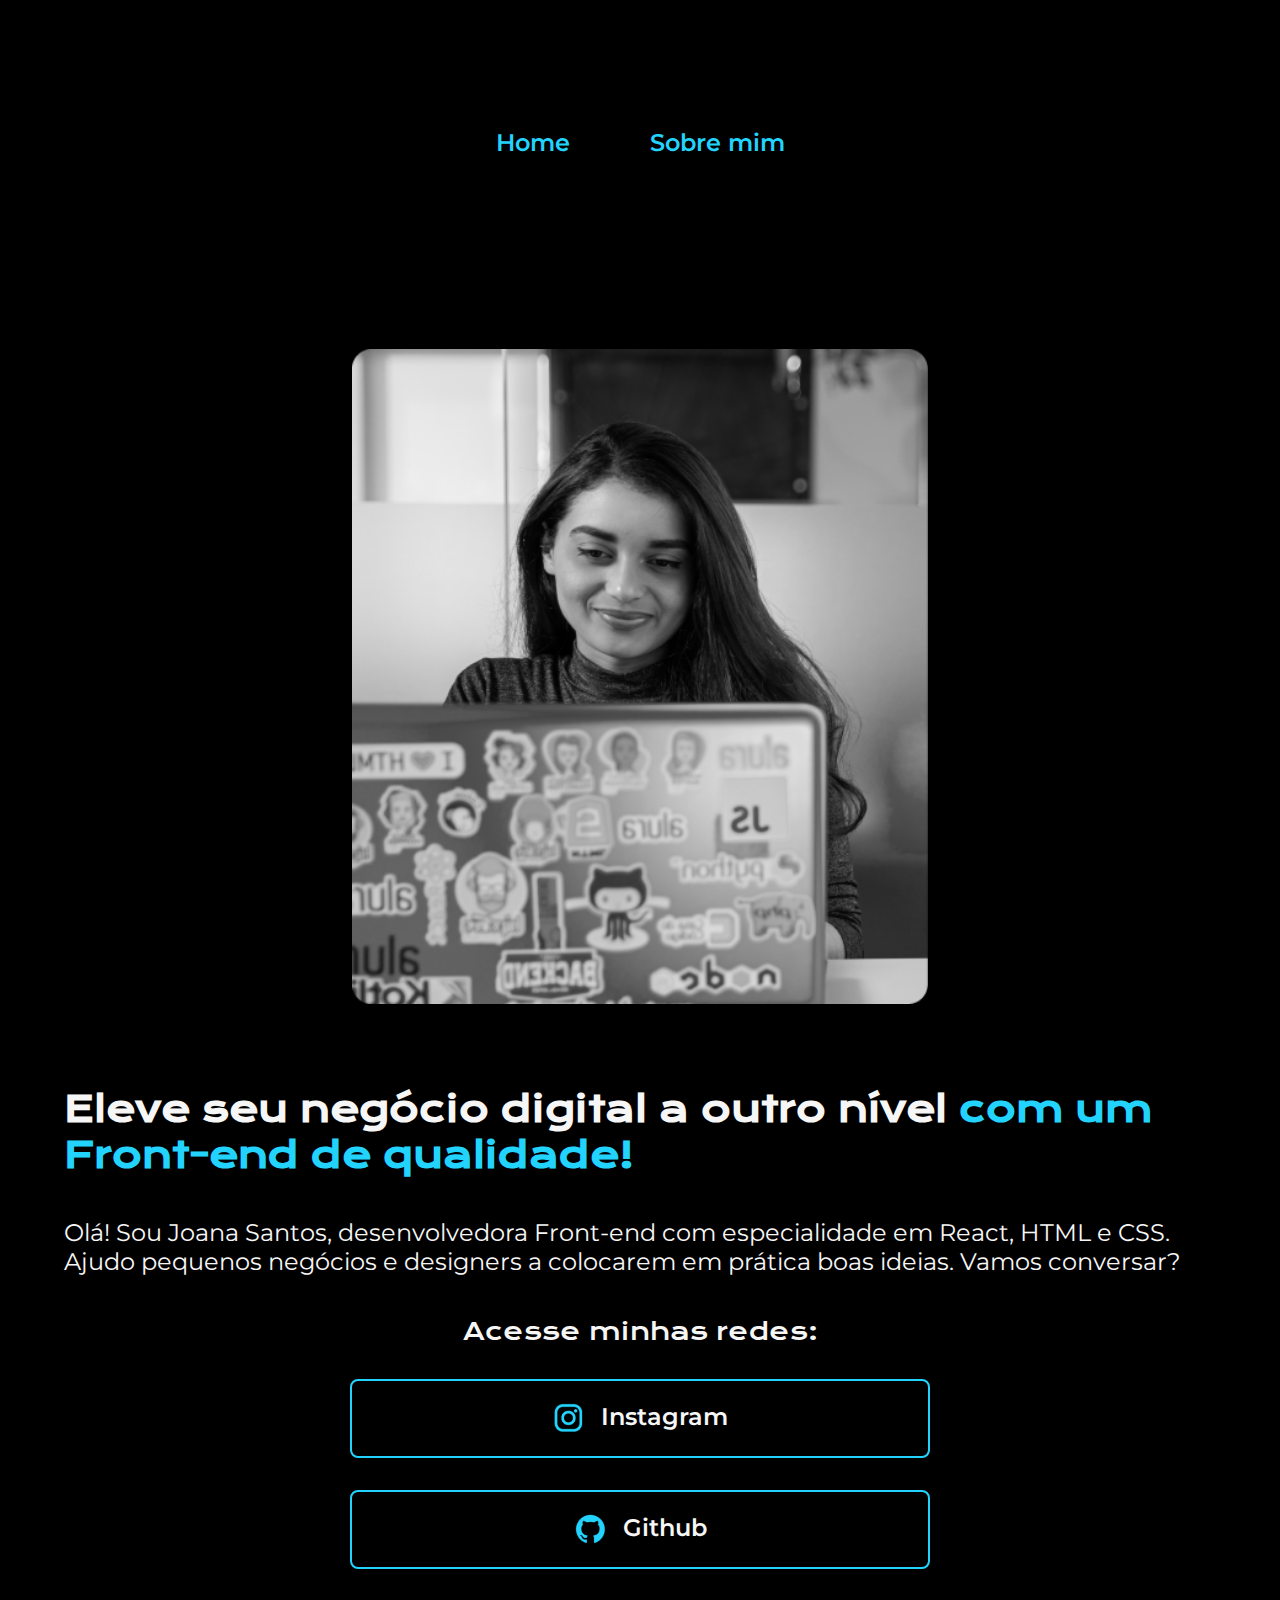
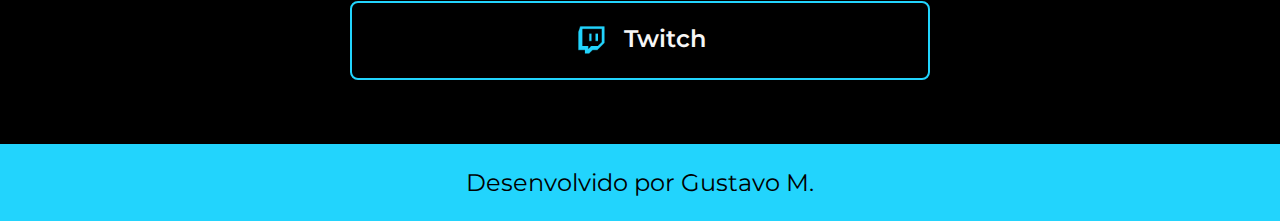
<file: index.html>
<!DOCTYPE html>
<html lang="pt-br">
<head>
    <meta charset="UTF-8">
    <meta name="viewport" content="width=device-width, initial-scale=1.0">
    <title>Portifolio</title>
    <link rel="stylesheet" href="./styles/style.css">
</head>
<body>
    <header class="cabecalho">
        <nav class="cabecalho_menu">
            <a class="cabecalho_menu_link" href="index.html">Home</a>
            <a class="cabecalho_menu_link" href="about.html">Sobre mim</a>

        </nav>
    </header>
    <main class="apresentacao">
        <section class="apresentacao_conteudo">
            <h1 class="apresentacao_conteudo_titulo">Eleve seu negócio digital a outro nível <strong class="titulo-destaque">com um Front-end de qualidade!</strong></h1>
            <p class="apresentacao_conteudo_texto">Olá! Sou Joana Santos, desenvolvedora Front-end com especialidade em React, HTML e CSS. Ajudo pequenos negócios e designers a colocarem em prática boas ideias. Vamos conversar?</p>
            <div class="apresentacao_link">
                <h2 class="apresentacao_link_subtitulo">Acesse minhas redes:</h2>
                <a  class="apresentacao_botao" href="https://instagram.com">
                    <img src="./assets/instagram.png">
                    Instagram
                </a>
                <a class="apresentacao_botao" href="https://github.com">
                    <img src="./assets/github.png" alt="">
                    Github
                </a>
                <a class="apresentacao_botao" href="https://twitch.tv">
                    <img src="./assets/twitch.png" alt="">
                    Twitch
                </a>
            </div>
        </section>    
        <img class="apresentacao_img" src="./assets/imagem.png" alt="Foto daJoana Santos programando">
    </main>
    <footer class="rodape">
        <p>Desenvolvido por Gustavo M.</p>
    </footer>
</body>
</html>
</file>
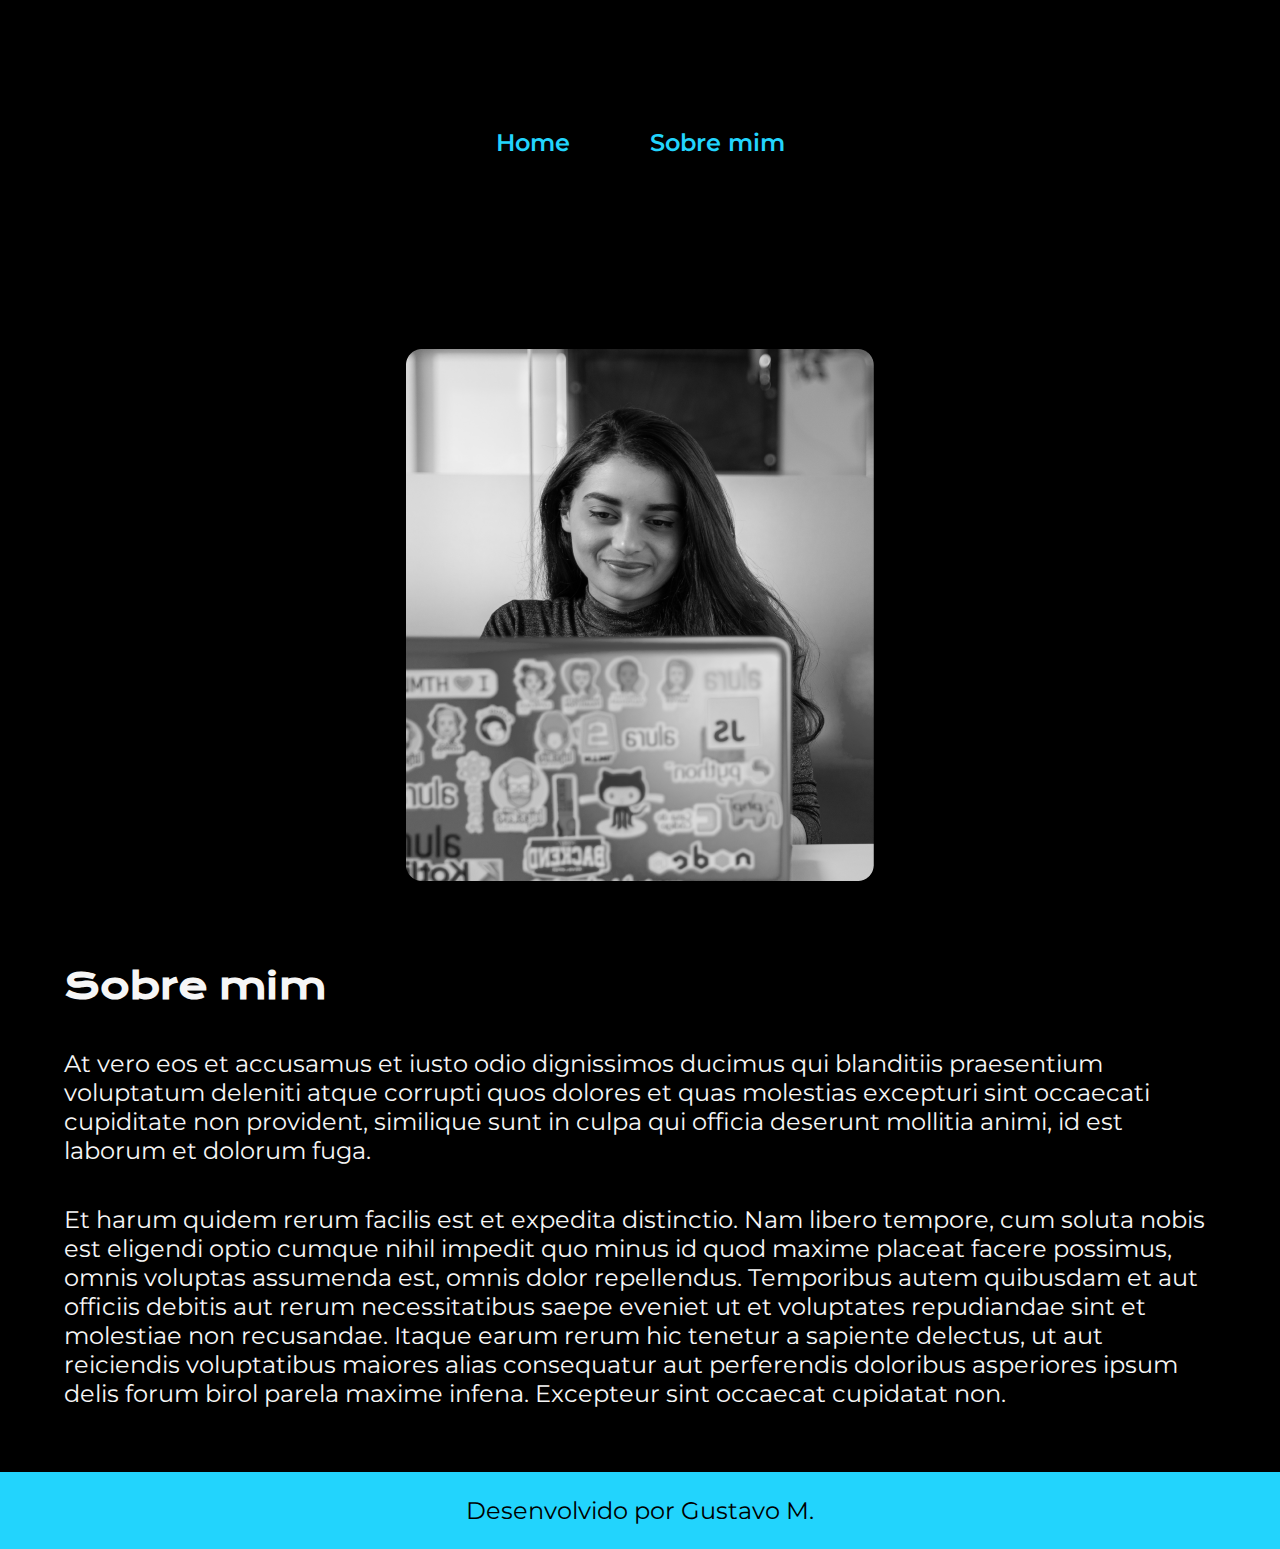
<file: about.html>
<!DOCTYPE html>
<html lang="pt-br">
<head>
    <meta charset="UTF-8">
    <meta name="viewport" content="width=device-width, initial-scale=1.0">
    <title>Sobre mim</title>
    <link rel="stylesheet" href="styles/style.css"  >
</head>
<body>
    <header class="cabecalho">
        <nav class="cabecalho_menu">
            <a class="cabecalho_menu_link" href="index.html">Home</a>
            <a class="cabecalho_menu_link" href="about.html">Sobre mim</a>

        </nav>
    </header>
    <main class="apresentacao">
        <section class="apresentacao_conteudo">
            <h1 class="apresentacao_conteudo_titulo">Sobre mim</h1>
            <p class="apresentacao_conteudo_texto">At vero eos et accusamus et iusto odio dignissimos ducimus qui blanditiis praesentium voluptatum deleniti atque corrupti quos dolores et quas molestias excepturi sint occaecati cupiditate non provident, similique sunt in culpa qui officia deserunt mollitia animi, id est laborum et dolorum fuga.</p>
            <p class="apresentacao_conteudo_texto">Et harum quidem rerum facilis est et expedita distinctio. Nam libero tempore, cum soluta nobis est eligendi optio cumque nihil impedit quo minus id quod maxime placeat facere possimus, omnis voluptas assumenda est, omnis dolor repellendus. Temporibus autem quibusdam et aut officiis debitis aut rerum necessitatibus saepe eveniet ut et voluptates repudiandae sint et molestiae non recusandae. Itaque earum rerum hic tenetur a sapiente delectus, ut aut reiciendis voluptatibus maiores alias consequatur aut perferendis doloribus asperiores ipsum delis forum birol parela maxime infena. Excepteur sint occaecat cupidatat non.</p>
        </section>
        <img src="./assets/imagem.png" alt="Foto da Joana Santos programando">
    </main>
    <footer class="rodape">
        <p>Desenvolvido por Gustavo M.</p>
    </footer>
</body>
</html>
</file>
<file: styles/style.css>
@import url('https://fonts.googleapis.com/css2?family=Krona+One&family=Montserrat:wght@400;600&display=swap');
:root{
    --cor-primaria: #000000;
    --cor-secundaria: #f6f6f6;
    --cor-terciaria: #22d4fd;
    --cor-hover: #272727;

    --fonte-primaria: 'Krona One', sans-serif;
    --fonte-segundaria: 'Montserrat', sans-serif; 

}

* {
    margin: 0;
    padding: 0;
}
body {
    box-sizing: border-box;
    background-color: var(--cor-primaria);
    color: var(--cor-secundaria);
}

.cabecalho{
    padding: 2% 0% 0% 15%;
}

.cabecalho_menu{
    display: flex;
    gap: 80px;
}

.cabecalho_menu_link {
    color:var(--cor-terciaria);
    font-family: var(--fonte-segundaria);
    font-size: 1.5rem;
    font-weight: 600;
    text-decoration: none;


}

.apresentacao {
    padding: 5% 15%;
    display: flex;
    align-items: center;
    justify-content: space-between;
    gap: 82px;
}

.apresentacao_conteudo {
    width: 50%;
    display: flex;
    flex-direction: column;
    gap: 40px;
}

.apresentacao_conteudo_titulo {
    font-size: 2.25rem;
    font-family: var(--fonte-primaria);
}

.titulo-destaque {
    color: var(--cor-terciaria);
}

.apresentacao_conteudo_texto {
    font-size: 1.5rem;
    font-family: var(--fonte-segundaria);
}

.apresentacao_link {
    display: flex;
    flex-direction: column;
    justify-content: space-between;
    align-items: center;
    gap: 32px;
}

.apresentacao_link_subtitulo {
    font-family: var(--fonte-primaria);
    font-weight: 400;
    font-size: 1.5rem;
}

.apresentacao_botao{
    display: flex;
    justify-content: center;
    gap: 16px;
    width: 50%;
    text-align: center;
    border-radius: 8px;
    border: 2px solid var(--cor-terciaria);
    font-size: 1.5rem;
    font-weight: 600;
    font-family: var(--fonte-segundaria);
    padding: 21.5px 0;
    text-decoration: none;
    color: var(--cor-secundaria);
}

.apresentacao_botao:hover {
    background-color: var(--cor-hover);
}

.apresentacao_img{
    width: 50%;
}

.rodape{
    color: var(--cor-primaria);
    background-color: var(--cor-terciaria);
    padding: 24px;
    text-align: center;
    font-family: var(--fonte-segundaria);
    font-size: 1.5rem;
    font-weight: 400;
}

@media (max-width: 1280px){
    
    .cabecalho {
        padding: 10%;
    }
    .cabecalho_menu{
        justify-content: center;
    }
    .apresentacao{
        flex-direction: column-reverse;
        padding: 5%;
    }
    .apresentacao_conteudo{
        width: auto;

    }
}
</file>
